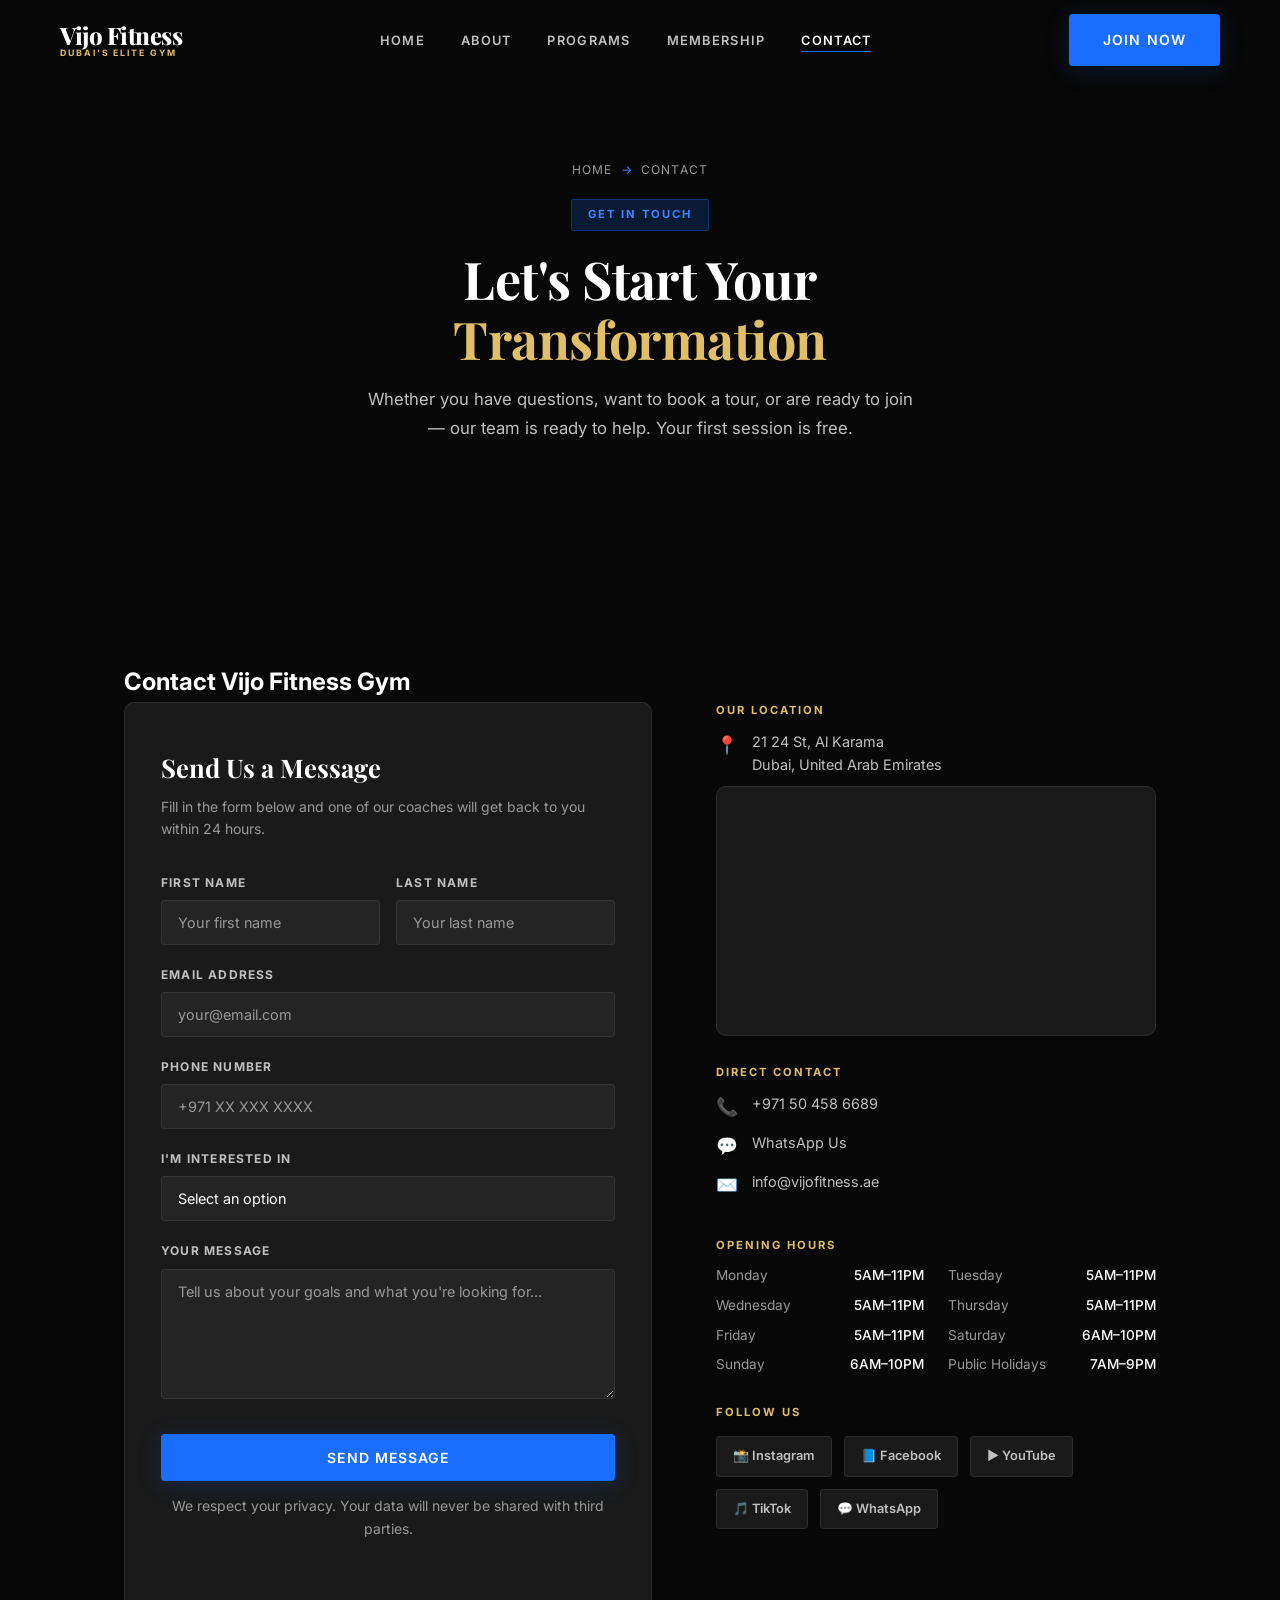
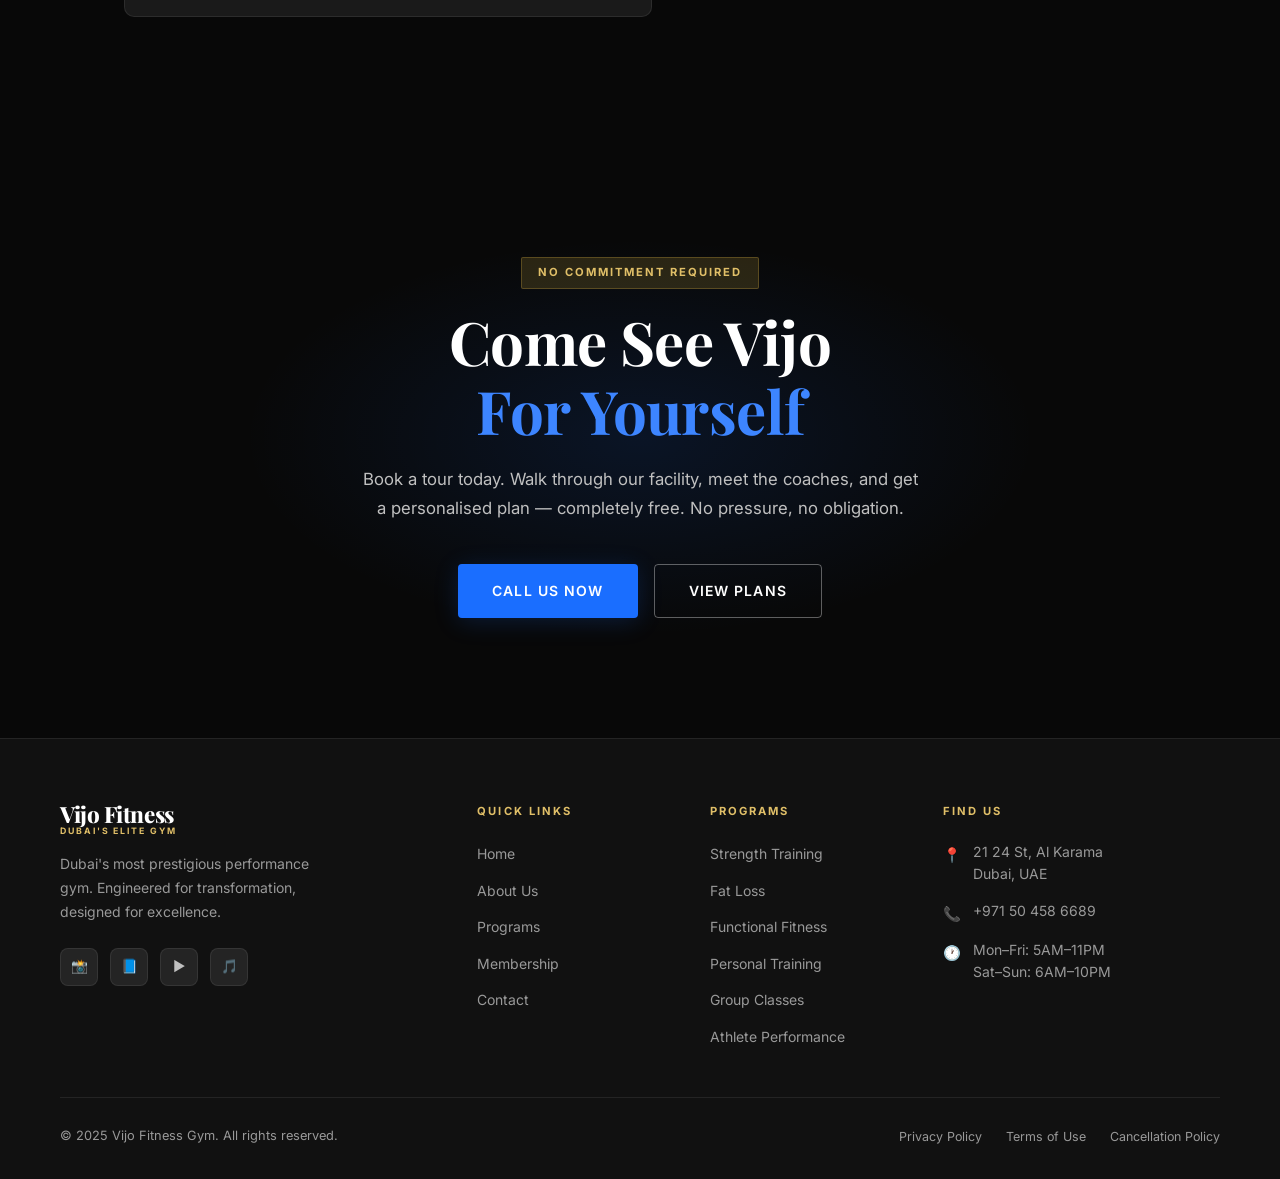
<file: contact (1).html>
<!DOCTYPE html>
<html lang="en">
<head>
  <meta charset="UTF-8" />
  <meta name="viewport" content="width=device-width, initial-scale=1.0" />
  <meta name="description" content="Contact Vijo Fitness Gym — 21 24 St, Al Karama, Dubai. Call +971 50 458 6689. Book a free consultation, enquire about membership, or get directions." />
  <meta property="og:title" content="Contact Vijo Fitness Gym Dubai" />
  <meta property="og:description" content="Get in touch with Vijo Fitness Gym in Al Karama, Dubai. Book your free first session or speak directly with one of our coaches." />
  <meta property="og:type" content="website" />
  <meta name="robots" content="index, follow" />
  <title>Contact Us — Vijo Fitness Gym Dubai</title>
  <link rel="preconnect" href="https://fonts.googleapis.com" />
  <link rel="preconnect" href="https://fonts.gstatic.com" crossorigin />
  <link href="https://fonts.googleapis.com/css2?family=Inter:wght@300;400;500;600;700&family=Playfair+Display:ital,wght@0,400;0,600;0,700;0,800;1,400;1,700&display=swap" rel="stylesheet" />
  <link rel="stylesheet" href="style.css" />
</head>
<body>

  <nav class="navbar" aria-label="Main navigation">
    <div class="navbar-inner">
      <a href="index.html" class="navbar-logo">
        <span class="logo-main">Vijo Fitness</span>
        <span class="logo-sub">Dubai's Elite Gym</span>
      </a>
      <ul class="navbar-nav" role="list">
        <li><a href="index.html">Home</a></li>
        <li><a href="about.html">About</a></li>
        <li><a href="programs.html">Programs</a></li>
        <li><a href="membership.html">Membership</a></li>
        <li><a href="contact.html" class="active">Contact</a></li>
      </ul>
      <div class="navbar-cta">
        <a href="membership.html" class="btn btn-primary">Join Now</a>
      </div>
      <button class="hamburger" aria-label="Toggle menu" aria-expanded="false">
        <span></span><span></span><span></span>
      </button>
    </div>
  </nav>

  <div class="mobile-menu" role="navigation">
    <a href="index.html">Home</a>
    <a href="about.html">About</a>
    <a href="programs.html">Programs</a>
    <a href="membership.html">Membership</a>
    <a href="contact.html">Contact</a>
    <div class="mobile-cta"><a href="membership.html" class="btn btn-primary">Join Now</a></div>
  </div>

  <main>

    <header class="page-hero">
      <div class="page-hero-bg" style="background-image: url('https://images.unsplash.com/photo-1540497077202-7c8a3999166f?w=1920&q=85&fit=crop');"></div>
      <div class="page-hero-overlay"></div>
      <div class="page-hero-content">
        <nav class="breadcrumb" aria-label="Breadcrumb">
          <a href="index.html">Home</a>
          <span class="breadcrumb-sep">→</span>
          <span>Contact</span>
        </nav>
        <div class="label label-blue reveal" style="display:inline-block;">Get in Touch</div>
        <h1 class="section-heading reveal delay-1">
          Let's Start Your<br /><span class="accent-gold">Transformation</span>
        </h1>
        <p class="section-subheading reveal delay-2">
          Whether you have questions, want to book a tour, or are ready to join — our team is ready to help. Your first session is free.
        </p>
      </div>
    </header>

    <section class="section-contact" aria-labelledby="contact-heading">
      <div class="container">
        <h2 class="visually-hidden" id="contact-heading">Contact Vijo Fitness Gym</h2>
        <div class="contact-grid">

          <div>
            <div class="contact-form-wrap reveal">
              <h3>Send Us a Message</h3>
              <p>Fill in the form below and one of our coaches will get back to you within 24 hours.</p>
              <form id="contact-form" novalidate>
                <div class="form-row">
                  <div class="form-group">
                    <label for="first-name">First Name</label>
                    <input type="text" id="first-name" name="first_name" placeholder="Your first name" required />
                  </div>
                  <div class="form-group">
                    <label for="last-name">Last Name</label>
                    <input type="text" id="last-name" name="last_name" placeholder="Your last name" required />
                  </div>
                </div>
                <div class="form-group">
                  <label for="email">Email Address</label>
                  <input type="email" id="email" name="email" placeholder="your@email.com" required />
                </div>
                <div class="form-group">
                  <label for="phone">Phone Number</label>
                  <input type="tel" id="phone" name="phone" placeholder="+971 XX XXX XXXX" />
                </div>
                <div class="form-group">
                  <label for="interest">I'm Interested In</label>
                  <select id="interest" name="interest">
                    <option value="">Select an option</option>
                    <option value="consultation">Free Consultation</option>
                    <option value="membership">Membership Information</option>
                    <option value="personal-training">Personal Training</option>
                    <option value="group-classes">Group Classes</option>
                    <option value="nutrition">Nutrition Coaching</option>
                    <option value="corporate">Corporate Packages</option>
                    <option value="other">Other</option>
                  </select>
                </div>
                <div class="form-group">
                  <label for="message">Your Message</label>
                  <textarea id="message" name="message" placeholder="Tell us about your goals and what you're looking for..."></textarea>
                </div>
                <button type="submit" class="btn btn-primary form-submit">Send Message</button>
                <p class="form-note">We respect your privacy. Your data will never be shared with third parties.</p>
              </form>
              <div class="form-success">
                <div class="form-success-icon">✅</div>
                <h4>Message Received!</h4>
                <p>Thank you for reaching out. One of our coaches will contact you within 24 hours to schedule your free session.</p>
              </div>
            </div>
          </div>

          <div class="contact-info reveal delay-2">
            <div class="contact-info-block">
              <h4>Our Location</h4>
              <div class="contact-info-item">
                <span class="contact-info-icon">📍</span>
                <span>21 24 St, Al Karama<br />Dubai, United Arab Emirates</span>
              </div>
              <div class="map-wrap">
                <iframe
                  src="https://www.google.com/maps/embed?pb=!1m18!1m12!1m3!1d3609.9576063989894!2d55.30443731501636!3d25.23067998391012!2m3!1f0!2f0!3f0!3m2!1i1024!2i768!4f13.1!3m3!1m2!1s0x3e5f5cbc90c1d3ad%3A0x2e3a3a3a3a3a3a3a!2sAl%20Karama%2C%20Dubai!5e0!3m2!1sen!2sae!4v1620000000000!5m2!1sen!2sae"
                  title="Vijo Fitness Gym location map"
                  loading="lazy"
                  referrerpolicy="no-referrer-when-downgrade"
                  allowfullscreen>
                </iframe>
              </div>
            </div>

            <div class="contact-info-block">
              <h4>Direct Contact</h4>
              <div class="contact-info-item">
                <span class="contact-info-icon">📞</span>
                <a href="tel:+971504586689" style="color: inherit;">+971 50 458 6689</a>
              </div>
              <div class="contact-info-item">
                <span class="contact-info-icon">💬</span>
                <a href="https://wa.me/971504586689" style="color: inherit;" target="_blank" rel="noopener">WhatsApp Us</a>
              </div>
              <div class="contact-info-item">
                <span class="contact-info-icon">✉️</span>
                <span>info@vijofitness.ae</span>
              </div>
            </div>

            <div class="contact-info-block">
              <h4>Opening Hours</h4>
              <div class="contact-hours">
                <div class="contact-hours-row">
                  <span class="contact-hours-day">Monday</span>
                  <span class="contact-hours-time">5AM–11PM</span>
                </div>
                <div class="contact-hours-row">
                  <span class="contact-hours-day">Tuesday</span>
                  <span class="contact-hours-time">5AM–11PM</span>
                </div>
                <div class="contact-hours-row">
                  <span class="contact-hours-day">Wednesday</span>
                  <span class="contact-hours-time">5AM–11PM</span>
                </div>
                <div class="contact-hours-row">
                  <span class="contact-hours-day">Thursday</span>
                  <span class="contact-hours-time">5AM–11PM</span>
                </div>
                <div class="contact-hours-row">
                  <span class="contact-hours-day">Friday</span>
                  <span class="contact-hours-time">5AM–11PM</span>
                </div>
                <div class="contact-hours-row">
                  <span class="contact-hours-day">Saturday</span>
                  <span class="contact-hours-time">6AM–10PM</span>
                </div>
                <div class="contact-hours-row">
                  <span class="contact-hours-day">Sunday</span>
                  <span class="contact-hours-time">6AM–10PM</span>
                </div>
                <div class="contact-hours-row">
                  <span class="contact-hours-day">Public Holidays</span>
                  <span class="contact-hours-time">7AM–9PM</span>
                </div>
              </div>
            </div>

            <div class="contact-social">
              <h4>Follow Us</h4>
              <div class="contact-social-links">
                <a href="#" class="contact-social-link" target="_blank" rel="noopener">📸 Instagram</a>
                <a href="#" class="contact-social-link" target="_blank" rel="noopener">📘 Facebook</a>
                <a href="#" class="contact-social-link" target="_blank" rel="noopener">▶️ YouTube</a>
                <a href="#" class="contact-social-link" target="_blank" rel="noopener">🎵 TikTok</a>
                <a href="#" class="contact-social-link" target="_blank" rel="noopener">💬 WhatsApp</a>
              </div>
            </div>
          </div>

        </div>
      </div>
    </section>

    <section class="section-cta" aria-label="Call to action">
      <div class="cta-bg-glow"></div>
      <div class="container">
        <div class="cta-inner">
          <div class="label label-gold reveal" style="display:inline-block;">No Commitment Required</div>
          <h2 class="section-heading reveal delay-1">
            Come See Vijo<br /><span class="accent-blue">For Yourself</span>
          </h2>
          <p class="section-subheading reveal delay-2">
            Book a tour today. Walk through our facility, meet the coaches, and get a personalised plan — completely free. No pressure, no obligation.
          </p>
          <div class="cta-actions reveal delay-3">
            <a href="tel:+971504586689" class="btn btn-primary">Call Us Now</a>
            <a href="membership.html" class="btn btn-outline">View Plans</a>
          </div>
        </div>
      </div>
    </section>

  </main>

  <footer class="footer">
    <div class="footer-inner">
      <div class="footer-grid">
        <div class="footer-brand">
          <a href="index.html" class="navbar-logo">
            <span class="logo-main">Vijo Fitness</span>
            <span class="logo-sub">Dubai's Elite Gym</span>
          </a>
          <p>Dubai's most prestigious performance gym. Engineered for transformation, designed for excellence.</p>
          <div class="footer-socials">
            <a href="#" class="footer-social" aria-label="Instagram">📸</a>
            <a href="#" class="footer-social" aria-label="Facebook">📘</a>
            <a href="#" class="footer-social" aria-label="YouTube">▶️</a>
            <a href="#" class="footer-social" aria-label="TikTok">🎵</a>
          </div>
        </div>
        <div class="footer-col">
          <div class="footer-col-title">Quick Links</div>
          <ul role="list">
            <li><a href="index.html">Home</a></li>
            <li><a href="about.html">About Us</a></li>
            <li><a href="programs.html">Programs</a></li>
            <li><a href="membership.html">Membership</a></li>
            <li><a href="contact.html">Contact</a></li>
          </ul>
        </div>
        <div class="footer-col">
          <div class="footer-col-title">Programs</div>
          <ul role="list">
            <li><a href="programs.html">Strength Training</a></li>
            <li><a href="programs.html">Fat Loss</a></li>
            <li><a href="programs.html">Functional Fitness</a></li>
            <li><a href="programs.html">Personal Training</a></li>
            <li><a href="programs.html">Group Classes</a></li>
            <li><a href="programs.html">Athlete Performance</a></li>
          </ul>
        </div>
        <div class="footer-col">
          <div class="footer-col-title">Find Us</div>
          <div class="footer-contact-item">
            <span class="footer-contact-icon">📍</span>
            <span class="footer-contact-text">21 24 St, Al Karama<br />Dubai, UAE</span>
          </div>
          <div class="footer-contact-item">
            <span class="footer-contact-icon">📞</span>
            <span class="footer-contact-text">+971 50 458 6689</span>
          </div>
          <div class="footer-contact-item">
            <span class="footer-contact-icon">🕐</span>
            <span class="footer-contact-text">Mon–Fri: 5AM–11PM<br />Sat–Sun: 6AM–10PM</span>
          </div>
        </div>
      </div>
      <div class="footer-bottom">
        <p class="footer-copy">© 2025 Vijo Fitness Gym. All rights reserved.</p>
        <nav class="footer-bottom-links" aria-label="Footer legal links">
          <a href="#">Privacy Policy</a>
          <a href="#">Terms of Use</a>
          <a href="#">Cancellation Policy</a>
        </nav>
      </div>
    </div>
  </footer>

  <script src="script.js"></script>
</body>
</html>
</file>
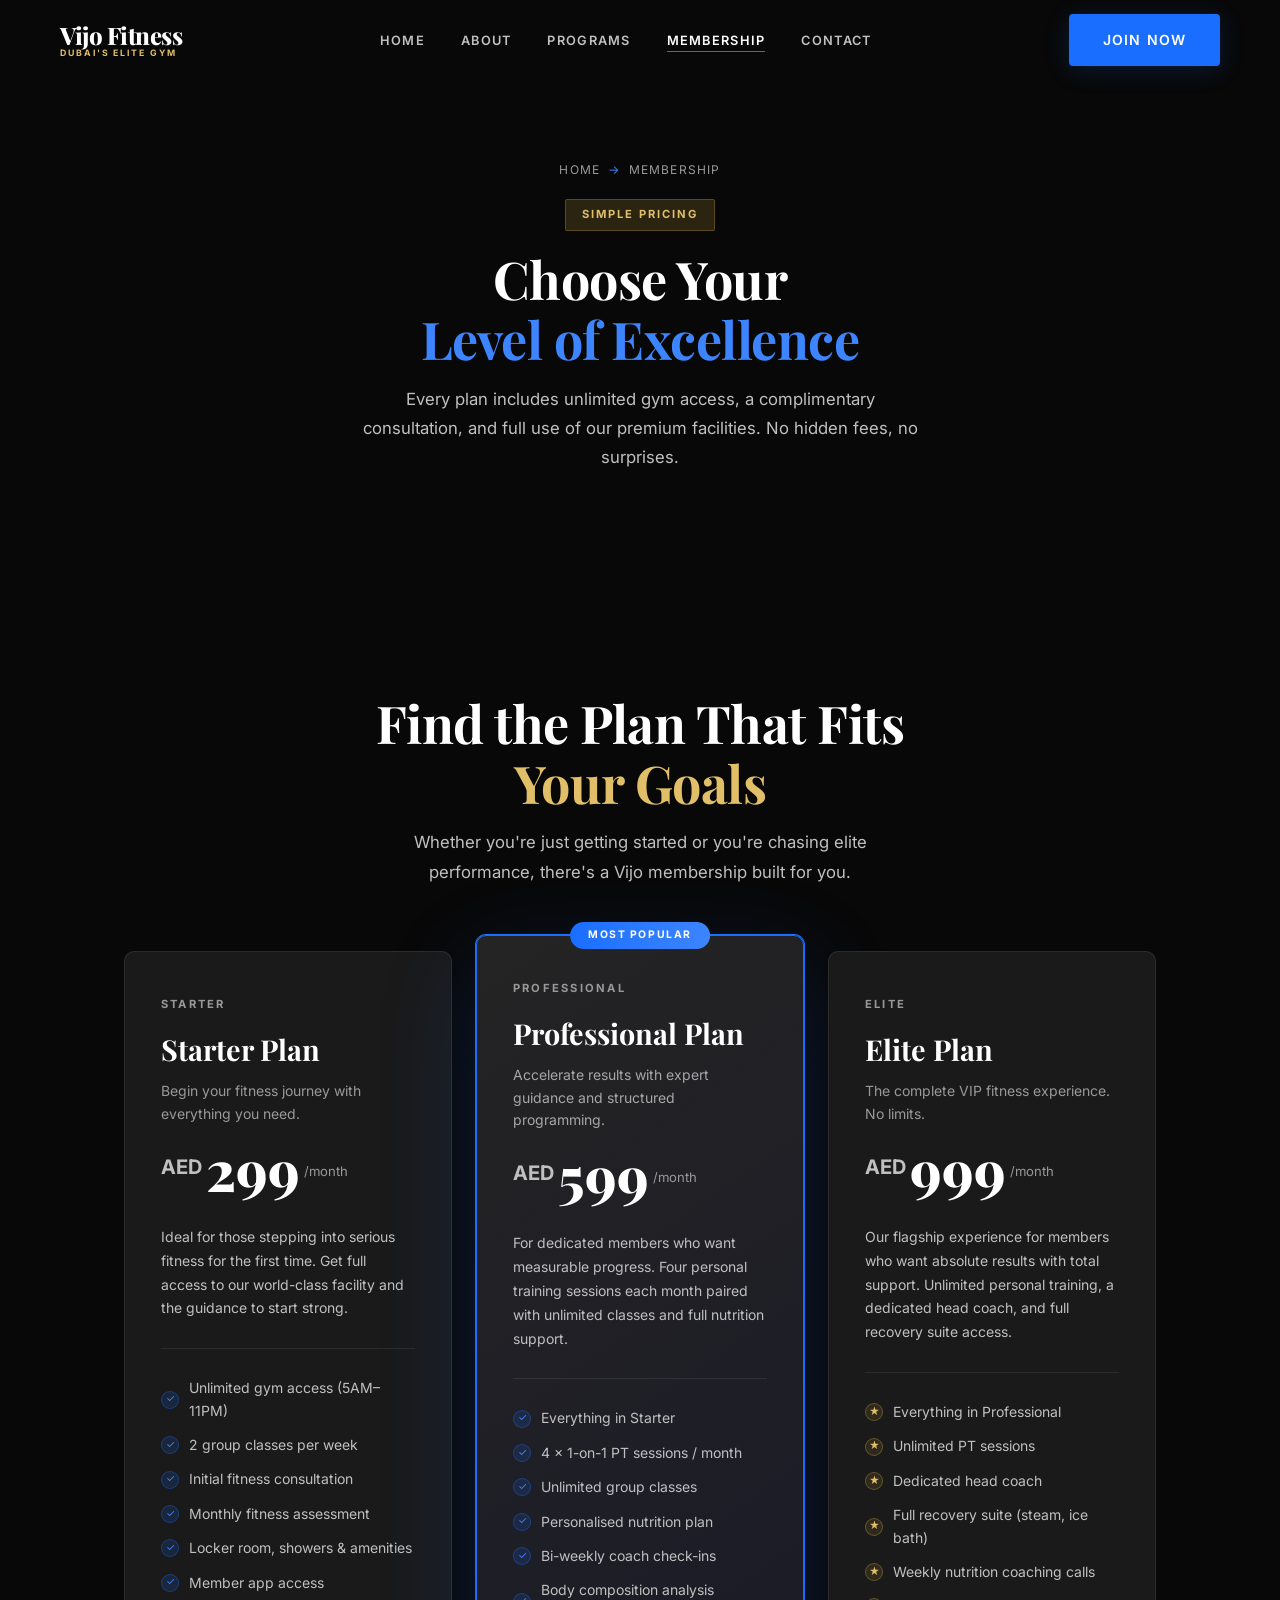
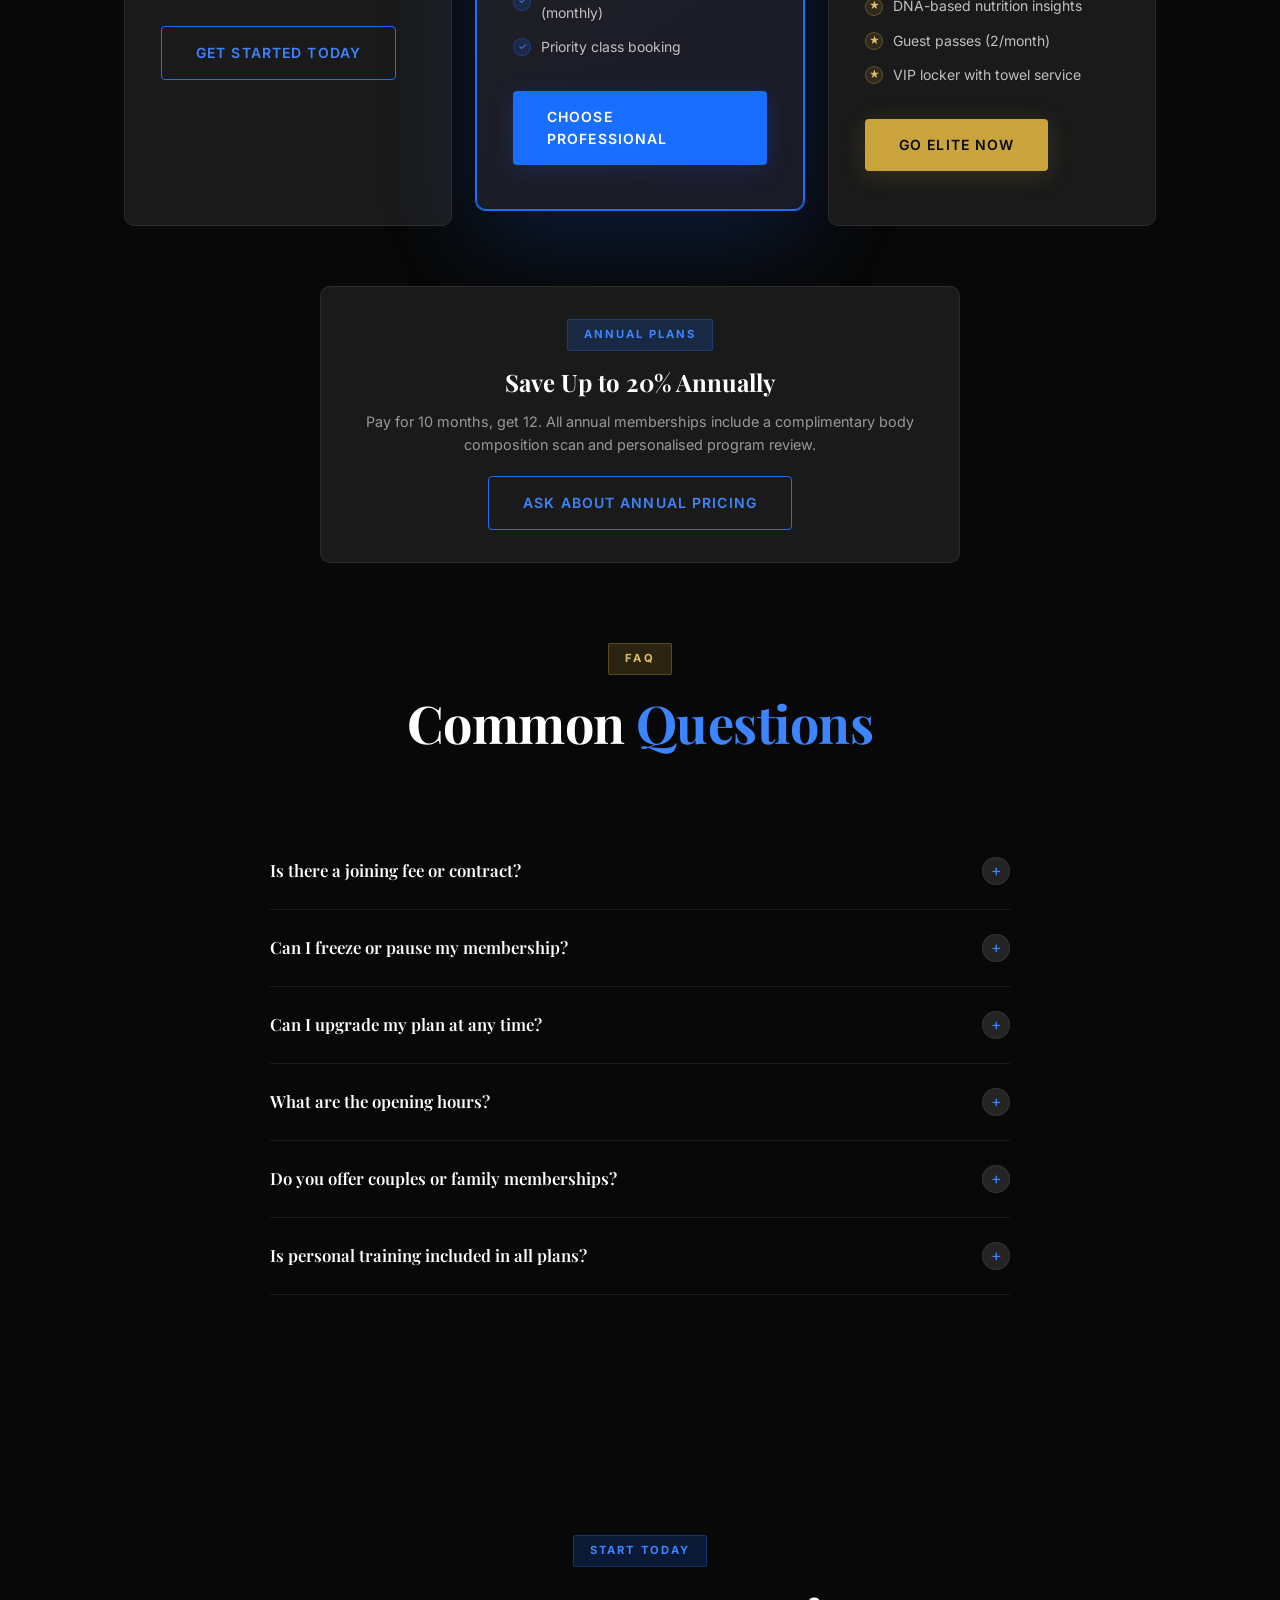
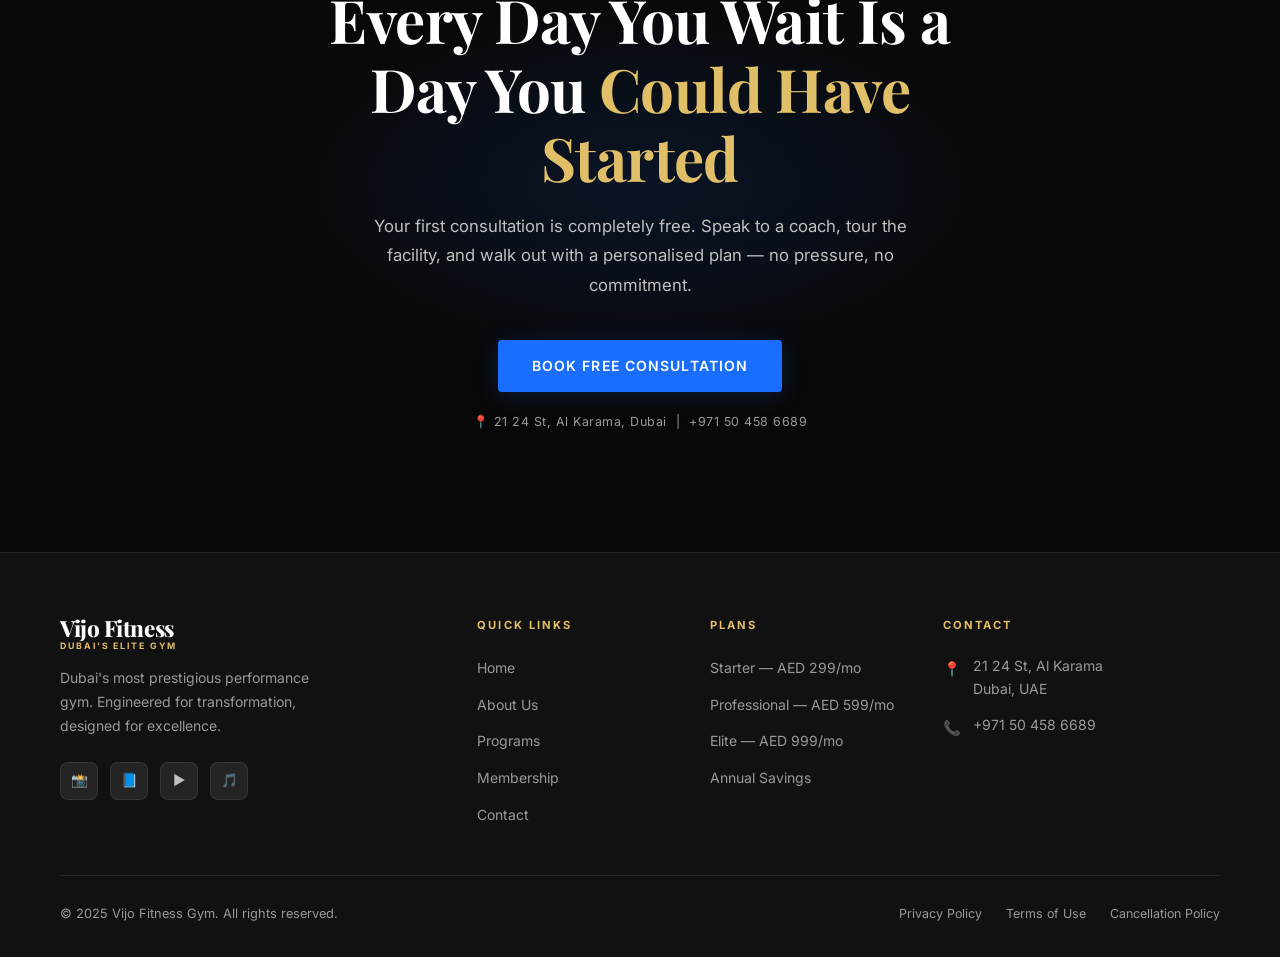
<file: membership.html>
<!DOCTYPE html>
<html lang="en">
<head>
  <meta charset="UTF-8" />
  <meta name="viewport" content="width=device-width, initial-scale=1.0" />
  <meta name="description" content="Vijo Fitness Gym Membership Plans — Starter AED 299/mo, Professional AED 599/mo, Elite AED 999/mo. No hidden fees. Dubai's most transparent premium gym membership." />
  <meta property="og:title" content="Membership Plans — Vijo Fitness Gym Dubai" />
  <meta property="og:description" content="Three premium membership plans designed for every stage of your fitness journey. Transparent pricing, no contracts required." />
  <meta property="og:type" content="website" />
  <meta name="robots" content="index, follow" />
  <title>Membership Plans — Vijo Fitness Gym Dubai</title>
  <link rel="preconnect" href="https://fonts.googleapis.com" />
  <link rel="preconnect" href="https://fonts.gstatic.com" crossorigin />
  <link href="https://fonts.googleapis.com/css2?family=Inter:wght@300;400;500;600;700&family=Playfair+Display:ital,wght@0,400;0,600;0,700;0,800;1,400;1,700&display=swap" rel="stylesheet" />
  <link rel="stylesheet" href="style.css" />
</head>
<body>

  <nav class="navbar" aria-label="Main navigation">
    <div class="navbar-inner">
      <a href="index.html" class="navbar-logo">
        <span class="logo-main">Vijo Fitness</span>
        <span class="logo-sub">Dubai's Elite Gym</span>
      </a>
      <ul class="navbar-nav" role="list">
        <li><a href="index.html">Home</a></li>
        <li><a href="about.html">About</a></li>
        <li><a href="programs.html">Programs</a></li>
        <li><a href="membership.html" class="active">Membership</a></li>
        <li><a href="contact.html">Contact</a></li>
      </ul>
      <div class="navbar-cta">
        <a href="contact.html" class="btn btn-primary">Join Now</a>
      </div>
      <button class="hamburger" aria-label="Toggle menu" aria-expanded="false">
        <span></span><span></span><span></span>
      </button>
    </div>
  </nav>

  <div class="mobile-menu" role="navigation">
    <a href="index.html">Home</a>
    <a href="about.html">About</a>
    <a href="programs.html">Programs</a>
    <a href="membership.html">Membership</a>
    <a href="contact.html">Contact</a>
    <div class="mobile-cta"><a href="contact.html" class="btn btn-primary">Join Now</a></div>
  </div>

  <main>

    <header class="page-hero">
      <div class="page-hero-bg" style="background-image: url('https://images.unsplash.com/photo-1558618666-fcd25c85cd64?w=1920&q=85&fit=crop');"></div>
      <div class="page-hero-overlay"></div>
      <div class="page-hero-content">
        <nav class="breadcrumb" aria-label="Breadcrumb">
          <a href="index.html">Home</a>
          <span class="breadcrumb-sep">→</span>
          <span>Membership</span>
        </nav>
        <div class="label label-gold reveal" style="display:inline-block;">Simple Pricing</div>
        <h1 class="section-heading reveal delay-1">
          Choose Your<br /><span class="accent-blue">Level of Excellence</span>
        </h1>
        <p class="section-subheading reveal delay-2">
          Every plan includes unlimited gym access, a complimentary consultation, and full use of our premium facilities. No hidden fees, no surprises.
        </p>
      </div>
    </header>

    <section class="section-membership-full" aria-labelledby="plans-heading">
      <div class="container">
        <div class="membership-intro reveal">
          <h2 class="section-heading" id="plans-heading">
            Find the Plan That Fits <span class="accent-gold">Your Goals</span>
          </h2>
          <p class="section-subheading" style="margin: 16px auto 0;">
            Whether you're just getting started or you're chasing elite performance, there's a Vijo membership built for you.
          </p>
        </div>

        <div class="pricing-grid-full">
          <article class="pricing-card-full reveal">
            <div class="pricing-plan">Starter</div>
            <h3 style="font-family: var(--font-heading); font-size: 1.8rem; font-weight: 700; margin-bottom: 8px;">Starter Plan</h3>
            <p style="font-size: 0.875rem; color: var(--grey); margin-bottom: 0;">Begin your fitness journey with everything you need.</p>
            <div class="pricing-price">
              <span class="pricing-currency">AED</span>
              <span class="pricing-amount">299</span>
              <span class="pricing-period">/month</span>
            </div>
            <p class="pricing-desc">Ideal for those stepping into serious fitness for the first time. Get full access to our world-class facility and the guidance to start strong.</p>
            <ul class="pricing-features">
              <li class="pricing-feature"><span class="pricing-feature-check">✓</span>Unlimited gym access (5AM–11PM)</li>
              <li class="pricing-feature"><span class="pricing-feature-check">✓</span>2 group classes per week</li>
              <li class="pricing-feature"><span class="pricing-feature-check">✓</span>Initial fitness consultation</li>
              <li class="pricing-feature"><span class="pricing-feature-check">✓</span>Monthly fitness assessment</li>
              <li class="pricing-feature"><span class="pricing-feature-check">✓</span>Locker room, showers &amp; amenities</li>
              <li class="pricing-feature"><span class="pricing-feature-check">✓</span>Member app access</li>
            </ul>
            <a href="contact.html" class="btn btn-outline-blue">Get Started Today</a>
          </article>

          <article class="pricing-card-full featured reveal delay-2">
            <div class="pricing-badge">Most Popular</div>
            <div class="pricing-plan">Professional</div>
            <h3 style="font-family: var(--font-heading); font-size: 1.8rem; font-weight: 700; margin-bottom: 8px; color: #fff;">Professional Plan</h3>
            <p style="font-size: 0.875rem; color: rgba(255,255,255,0.6); margin-bottom: 0;">Accelerate results with expert guidance and structured programming.</p>
            <div class="pricing-price">
              <span class="pricing-currency">AED</span>
              <span class="pricing-amount">599</span>
              <span class="pricing-period">/month</span>
            </div>
            <p class="pricing-desc">For dedicated members who want measurable progress. Four personal training sessions each month paired with unlimited classes and full nutrition support.</p>
            <ul class="pricing-features">
              <li class="pricing-feature"><span class="pricing-feature-check">✓</span>Everything in Starter</li>
              <li class="pricing-feature"><span class="pricing-feature-check">✓</span>4 x 1-on-1 PT sessions / month</li>
              <li class="pricing-feature"><span class="pricing-feature-check">✓</span>Unlimited group classes</li>
              <li class="pricing-feature"><span class="pricing-feature-check">✓</span>Personalised nutrition plan</li>
              <li class="pricing-feature"><span class="pricing-feature-check">✓</span>Bi-weekly coach check-ins</li>
              <li class="pricing-feature"><span class="pricing-feature-check">✓</span>Body composition analysis (monthly)</li>
              <li class="pricing-feature"><span class="pricing-feature-check">✓</span>Priority class booking</li>
            </ul>
            <a href="contact.html" class="btn btn-primary">Choose Professional</a>
          </article>

          <article class="pricing-card-full reveal delay-4">
            <div class="pricing-plan">Elite</div>
            <h3 style="font-family: var(--font-heading); font-size: 1.8rem; font-weight: 700; margin-bottom: 8px;">Elite Plan</h3>
            <p style="font-size: 0.875rem; color: var(--grey); margin-bottom: 0;">The complete VIP fitness experience. No limits.</p>
            <div class="pricing-price">
              <span class="pricing-currency">AED</span>
              <span class="pricing-amount">999</span>
              <span class="pricing-period">/month</span>
            </div>
            <p class="pricing-desc">Our flagship experience for members who want absolute results with total support. Unlimited personal training, a dedicated head coach, and full recovery suite access.</p>
            <ul class="pricing-features">
              <li class="pricing-feature"><span class="pricing-feature-check gold">★</span>Everything in Professional</li>
              <li class="pricing-feature"><span class="pricing-feature-check gold">★</span>Unlimited PT sessions</li>
              <li class="pricing-feature"><span class="pricing-feature-check gold">★</span>Dedicated head coach</li>
              <li class="pricing-feature"><span class="pricing-feature-check gold">★</span>Full recovery suite (steam, ice bath)</li>
              <li class="pricing-feature"><span class="pricing-feature-check gold">★</span>Weekly nutrition coaching calls</li>
              <li class="pricing-feature"><span class="pricing-feature-check gold">★</span>DNA-based nutrition insights</li>
              <li class="pricing-feature"><span class="pricing-feature-check gold">★</span>Guest passes (2/month)</li>
              <li class="pricing-feature"><span class="pricing-feature-check gold">★</span>VIP locker with towel service</li>
            </ul>
            <a href="contact.html" class="btn btn-gold">Go Elite Now</a>
          </article>
        </div>

        <div style="text-align: center; padding: 32px; background: var(--charcoal); border: 1px solid var(--border); border-radius: var(--radius-lg); max-width: 640px; margin: 0 auto 80px;" class="reveal">
          <div class="label label-blue" style="display:inline-block; margin-bottom: 12px;">Annual Plans</div>
          <h3 style="font-family: var(--font-heading); font-size: 1.5rem; margin-bottom: 8px;">Save Up to 20% Annually</h3>
          <p style="color: var(--grey); font-size: 0.9rem; margin-bottom: 20px;">Pay for 10 months, get 12. All annual memberships include a complimentary body composition scan and personalised program review.</p>
          <a href="contact.html" class="btn btn-outline-blue">Ask About Annual Pricing</a>
        </div>

        <div class="membership-faqs">
          <div class="section-header center">
            <div class="label label-gold reveal" style="display:inline-block;">FAQ</div>
            <h2 class="section-heading reveal delay-1">Common <span class="accent-blue">Questions</span></h2>
          </div>
          <div class="faq-item reveal">
            <div class="faq-question" role="button" tabindex="0" aria-expanded="false">
              <h4>Is there a joining fee or contract?</h4>
              <span class="faq-icon" aria-hidden="true">+</span>
            </div>
            <div class="faq-answer">There is a one-time AED 150 registration fee for all new members. All plans are month-to-month with no lock-in contract. Cancel anytime with 30 days notice. Annual plans are paid upfront and are non-refundable after the 14-day grace period.</div>
          </div>
          <div class="faq-item reveal">
            <div class="faq-question" role="button" tabindex="0" aria-expanded="false">
              <h4>Can I freeze or pause my membership?</h4>
              <span class="faq-icon" aria-hidden="true">+</span>
            </div>
            <div class="faq-answer">Yes. All members can freeze their membership for up to 60 days per year (consecutive or split across the year). Freeze requests must be submitted 7 days in advance. Freezing is free for medical reasons with documentation and costs AED 50/month for other reasons.</div>
          </div>
          <div class="faq-item reveal">
            <div class="faq-question" role="button" tabindex="0" aria-expanded="false">
              <h4>Can I upgrade my plan at any time?</h4>
              <span class="faq-icon" aria-hidden="true">+</span>
            </div>
            <div class="faq-answer">Absolutely. You can upgrade your plan at any point during your membership cycle and the difference will be prorated. Downgrading takes effect at the start of the next billing cycle. Speak to our front desk team or contact us via WhatsApp to make changes.</div>
          </div>
          <div class="faq-item reveal">
            <div class="faq-question" role="button" tabindex="0" aria-expanded="false">
              <h4>What are the opening hours?</h4>
              <span class="faq-icon" aria-hidden="true">+</span>
            </div>
            <div class="faq-answer">Monday to Friday: 5:00AM – 11:00PM. Saturday and Sunday: 6:00AM – 10:00PM. Public holidays: 7:00AM – 9:00PM. We maintain reduced hours on certain UAE national holidays — check our social media or contact us for updates.</div>
          </div>
          <div class="faq-item reveal">
            <div class="faq-question" role="button" tabindex="0" aria-expanded="false">
              <h4>Do you offer couples or family memberships?</h4>
              <span class="faq-icon" aria-hidden="true">+</span>
            </div>
            <div class="faq-answer">Yes. We offer a 10% discount on a second membership when two people join together at any tier. For family plans (3+ members), please contact us directly as we create custom packages to suit each family's needs and budget.</div>
          </div>
          <div class="faq-item reveal">
            <div class="faq-question" role="button" tabindex="0" aria-expanded="false">
              <h4>Is personal training included in all plans?</h4>
              <span class="faq-icon" aria-hidden="true">+</span>
            </div>
            <div class="faq-answer">The Starter plan includes a complimentary one-time consultation session but does not include ongoing PT sessions. The Professional plan includes 4 sessions per month. The Elite plan includes unlimited personal training sessions with a dedicated head coach. Additional PT sessions can be purchased on the Starter plan at AED 180 per session.</div>
          </div>
        </div>
      </div>
    </section>

    <section class="section-cta" aria-label="Call to action">
      <div class="cta-bg-glow"></div>
      <div class="container">
        <div class="cta-inner">
          <div class="label label-blue reveal" style="display:inline-block;">Start Today</div>
          <h2 class="section-heading reveal delay-1">
            Every Day You Wait Is a Day You <span class="accent-gold">Could Have Started</span>
          </h2>
          <p class="section-subheading reveal delay-2">
            Your first consultation is completely free. Speak to a coach, tour the facility, and walk out with a personalised plan — no pressure, no commitment.
          </p>
          <div class="cta-actions reveal delay-3">
            <a href="contact.html" class="btn btn-primary">Book Free Consultation</a>
          </div>
          <p class="cta-note reveal delay-4">📍 21 24 St, Al Karama, Dubai &nbsp;|&nbsp; +971 50 458 6689</p>
        </div>
      </div>
    </section>

  </main>

  <footer class="footer">
    <div class="footer-inner">
      <div class="footer-grid">
        <div class="footer-brand">
          <a href="index.html" class="navbar-logo">
            <span class="logo-main">Vijo Fitness</span>
            <span class="logo-sub">Dubai's Elite Gym</span>
          </a>
          <p>Dubai's most prestigious performance gym. Engineered for transformation, designed for excellence.</p>
          <div class="footer-socials">
            <a href="#" class="footer-social" aria-label="Instagram">📸</a>
            <a href="#" class="footer-social" aria-label="Facebook">📘</a>
            <a href="#" class="footer-social" aria-label="YouTube">▶️</a>
            <a href="#" class="footer-social" aria-label="TikTok">🎵</a>
          </div>
        </div>
        <div class="footer-col">
          <div class="footer-col-title">Quick Links</div>
          <ul role="list">
            <li><a href="index.html">Home</a></li>
            <li><a href="about.html">About Us</a></li>
            <li><a href="programs.html">Programs</a></li>
            <li><a href="membership.html">Membership</a></li>
            <li><a href="contact.html">Contact</a></li>
          </ul>
        </div>
        <div class="footer-col">
          <div class="footer-col-title">Plans</div>
          <ul role="list">
            <li><a href="membership.html">Starter — AED 299/mo</a></li>
            <li><a href="membership.html">Professional — AED 599/mo</a></li>
            <li><a href="membership.html">Elite — AED 999/mo</a></li>
            <li><a href="membership.html">Annual Savings</a></li>
          </ul>
        </div>
        <div class="footer-col">
          <div class="footer-col-title">Contact</div>
          <div class="footer-contact-item">
            <span class="footer-contact-icon">📍</span>
            <span class="footer-contact-text">21 24 St, Al Karama<br />Dubai, UAE</span>
          </div>
          <div class="footer-contact-item">
            <span class="footer-contact-icon">📞</span>
            <span class="footer-contact-text">+971 50 458 6689</span>
          </div>
        </div>
      </div>
      <div class="footer-bottom">
        <p class="footer-copy">© 2025 Vijo Fitness Gym. All rights reserved.</p>
        <nav class="footer-bottom-links" aria-label="Footer legal links">
          <a href="#">Privacy Policy</a>
          <a href="#">Terms of Use</a>
          <a href="#">Cancellation Policy</a>
        </nav>
      </div>
    </div>
  </footer>

  <script src="script.js"></script>
</body>
</html>
</file>
<file: style.css>
@import url('https://fonts.googleapis.com/css2?family=Inter:wght@300;400;500;600;700&family=Playfair+Display:ital,wght@0,400;0,600;0,700;0,800;1,400;1,700&display=swap');

*, *::before, *::after {
  box-sizing: border-box;
  margin: 0;
  padding: 0;
}

:root {
  --black: #080808;
  --charcoal-deep: #111111;
  --charcoal: #1a1a1a;
  --charcoal-light: #242424;
  --charcoal-mid: #2e2e2e;
  --border: rgba(255,255,255,0.08);
  --blue: #1a6eff;
  --blue-bright: #3d85ff;
  --blue-glow: rgba(26,110,255,0.18);
  --gold: #c9a43c;
  --gold-light: #e0bf68;
  --gold-glow: rgba(201,164,60,0.18);
  --white: #ffffff;
  --off-white: #f0f0f0;
  --grey: #999999;
  --grey-light: #c0c0c0;
  --font-heading: 'Playfair Display', Georgia, serif;
  --font-body: 'Inter', -apple-system, BlinkMacSystemFont, sans-serif;
  --radius: 4px;
  --radius-lg: 10px;
  --transition: 0.35s cubic-bezier(0.4, 0, 0.2, 1);
  --max-width: 1200px;
  --section-pad: clamp(72px, 10vw, 120px) clamp(20px, 5vw, 80px);
}

html {
  scroll-behavior: smooth;
  font-size: 16px;
}

body {
  background: var(--black);
  color: var(--white);
  font-family: var(--font-body);
  font-weight: 400;
  line-height: 1.6;
  -webkit-font-smoothing: antialiased;
  overflow-x: hidden;
}

img {
  max-width: 100%;
  height: auto;
  display: block;
}

a {
  text-decoration: none;
  color: inherit;
  transition: color var(--transition);
}

ul { list-style: none; }

.container {
  max-width: var(--max-width);
  margin: 0 auto;
  padding: 0 clamp(20px, 5vw, 60px);
}

/* ─── ANIMATIONS ─── */
@keyframes fadeUp {
  from { opacity: 0; transform: translateY(40px); }
  to   { opacity: 1; transform: translateY(0); }
}
@keyframes fadeIn {
  from { opacity: 0; }
  to   { opacity: 1; }
}
@keyframes scaleIn {
  from { opacity: 0; transform: scale(0.92); }
  to   { opacity: 1; transform: scale(1); }
}
@keyframes shimmer {
  0%   { background-position: -200% center; }
  100% { background-position: 200% center; }
}
@keyframes pulse-border {
  0%, 100% { box-shadow: 0 0 0 0 var(--blue-glow); }
  50%       { box-shadow: 0 0 0 8px transparent; }
}

.reveal {
  opacity: 0;
  transform: translateY(36px);
  transition: opacity 0.7s ease, transform 0.7s ease;
}
.reveal.visible {
  opacity: 1;
  transform: translateY(0);
}
.reveal-scale {
  opacity: 0;
  transform: scale(0.94);
  transition: opacity 0.6s ease, transform 0.6s ease;
}
.reveal-scale.visible {
  opacity: 1;
  transform: scale(1);
}
.reveal-fade {
  opacity: 0;
  transition: opacity 0.8s ease;
}
.reveal-fade.visible {
  opacity: 1;
}

.delay-1 { transition-delay: 0.1s; }
.delay-2 { transition-delay: 0.2s; }
.delay-3 { transition-delay: 0.3s; }
.delay-4 { transition-delay: 0.4s; }
.delay-5 { transition-delay: 0.5s; }
.delay-6 { transition-delay: 0.6s; }

/* ─── BUTTONS ─── */
.btn {
  display: inline-flex;
  align-items: center;
  gap: 8px;
  padding: 15px 34px;
  font-family: var(--font-body);
  font-size: 0.875rem;
  font-weight: 600;
  letter-spacing: 0.08em;
  text-transform: uppercase;
  border: none;
  cursor: pointer;
  border-radius: var(--radius);
  transition: all var(--transition);
  position: relative;
  overflow: hidden;
}
.btn::after {
  content: '';
  position: absolute;
  inset: 0;
  background: rgba(255,255,255,0.07);
  opacity: 0;
  transition: opacity 0.25s;
}
.btn:hover::after { opacity: 1; }

.btn-primary {
  background: var(--blue);
  color: var(--white);
  box-shadow: 0 4px 24px var(--blue-glow);
}
.btn-primary:hover {
  background: var(--blue-bright);
  box-shadow: 0 8px 32px rgba(26,110,255,0.4);
  transform: translateY(-2px);
}

.btn-gold {
  background: var(--gold);
  color: var(--black);
  box-shadow: 0 4px 24px var(--gold-glow);
}
.btn-gold:hover {
  background: var(--gold-light);
  box-shadow: 0 8px 32px rgba(201,164,60,0.4);
  transform: translateY(-2px);
}

.btn-outline {
  background: transparent;
  color: var(--white);
  border: 1.5px solid rgba(255,255,255,0.35);
}
.btn-outline:hover {
  border-color: var(--white);
  background: rgba(255,255,255,0.06);
  transform: translateY(-2px);
}

.btn-outline-blue {
  background: transparent;
  color: var(--blue-bright);
  border: 1.5px solid var(--blue);
}
.btn-outline-blue:hover {
  background: var(--blue-glow);
  transform: translateY(-2px);
}

/* ─── LABELS / TAGS ─── */
.label {
  display: inline-block;
  font-size: 0.7rem;
  font-weight: 700;
  letter-spacing: 0.18em;
  text-transform: uppercase;
  padding: 6px 16px;
  border-radius: 2px;
  margin-bottom: 18px;
}
.label-blue {
  color: var(--blue-bright);
  background: var(--blue-glow);
  border: 1px solid rgba(26,110,255,0.3);
}
.label-gold {
  color: var(--gold-light);
  background: var(--gold-glow);
  border: 1px solid rgba(201,164,60,0.3);
}

/* ─── SECTION HEADINGS ─── */
.section-heading {
  font-family: var(--font-heading);
  font-size: clamp(2rem, 5vw, 3.25rem);
  font-weight: 700;
  line-height: 1.15;
  letter-spacing: -0.01em;
  color: var(--white);
}
.section-subheading {
  font-size: 1.05rem;
  color: var(--grey-light);
  max-width: 560px;
  line-height: 1.75;
  margin-top: 16px;
}
.section-header {
  margin-bottom: clamp(48px, 7vw, 80px);
}
.section-header.center {
  text-align: center;
}
.section-header.center .section-subheading {
  margin: 16px auto 0;
}

.accent-blue { color: var(--blue-bright); }
.accent-gold { color: var(--gold-light); }

/* ─── NAVBAR ─── */
.navbar {
  position: fixed;
  top: 0;
  left: 0;
  right: 0;
  z-index: 1000;
  padding: 0 clamp(20px, 5vw, 60px);
  transition: all 0.4s ease;
}
.navbar-inner {
  max-width: var(--max-width);
  margin: 0 auto;
  display: flex;
  align-items: center;
  justify-content: space-between;
  height: 80px;
}
.navbar.scrolled {
  background: rgba(8,8,8,0.96);
  backdrop-filter: blur(20px);
  border-bottom: 1px solid var(--border);
}
.navbar-logo {
  display: flex;
  flex-direction: column;
  line-height: 1;
}
.logo-main {
  font-family: var(--font-heading);
  font-size: 1.5rem;
  font-weight: 800;
  color: var(--white);
  letter-spacing: -0.02em;
}
.logo-sub {
  font-size: 0.55rem;
  font-weight: 700;
  letter-spacing: 0.22em;
  text-transform: uppercase;
  color: var(--gold-light);
  margin-top: 2px;
}
.navbar-nav {
  display: flex;
  align-items: center;
  gap: 36px;
}
.navbar-nav a {
  font-size: 0.8rem;
  font-weight: 600;
  letter-spacing: 0.1em;
  text-transform: uppercase;
  color: var(--grey-light);
  transition: color var(--transition);
  position: relative;
}
.navbar-nav a::after {
  content: '';
  position: absolute;
  bottom: -4px;
  left: 0;
  width: 0;
  height: 1.5px;
  background: var(--blue);
  transition: width var(--transition);
}
.navbar-nav a:hover,
.navbar-nav a.active {
  color: var(--white);
}
.navbar-nav a:hover::after,
.navbar-nav a.active::after {
  width: 100%;
}
.navbar-cta {
  display: flex;
  align-items: center;
  gap: 16px;
}
.hamburger {
  display: none;
  flex-direction: column;
  gap: 5px;
  cursor: pointer;
  padding: 4px;
  background: none;
  border: none;
}
.hamburger span {
  display: block;
  width: 26px;
  height: 2px;
  background: var(--white);
  border-radius: 2px;
  transition: all 0.35s ease;
}
.hamburger.open span:nth-child(1) {
  transform: rotate(45deg) translate(5px, 5px);
}
.hamburger.open span:nth-child(2) {
  opacity: 0;
}
.hamburger.open span:nth-child(3) {
  transform: rotate(-45deg) translate(5px, -5px);
}
.mobile-menu {
  display: none;
  position: fixed;
  inset: 0;
  background: rgba(8,8,8,0.98);
  backdrop-filter: blur(20px);
  z-index: 999;
  flex-direction: column;
  align-items: center;
  justify-content: center;
  gap: 36px;
}
.mobile-menu.open {
  display: flex;
}
.mobile-menu a {
  font-family: var(--font-heading);
  font-size: 2.25rem;
  font-weight: 700;
  color: var(--white);
  letter-spacing: -0.01em;
  transition: color var(--transition);
}
.mobile-menu a:hover { color: var(--blue-bright); }
.mobile-menu .mobile-cta {
  margin-top: 16px;
}

/* ─── HERO ─── */
.hero {
  position: relative;
  height: 100vh;
  min-height: 680px;
  display: flex;
  align-items: center;
  overflow: hidden;
}
.hero-bg {
  position: absolute;
  inset: 0;
  background-image: url('https://images.unsplash.com/photo-1534438327276-14e5300c3a48?w=1920&q=90&fit=crop');
  background-size: cover;
  background-position: center;
  transform: scale(1.04);
  animation: subtleZoom 14s ease-in-out infinite alternate;
}
@keyframes subtleZoom {
  from { transform: scale(1.04); }
  to   { transform: scale(1.0); }
}
.hero-overlay {
  position: absolute;
  inset: 0;
  background: linear-gradient(
    105deg,
    rgba(8,8,8,0.88) 0%,
    rgba(8,8,8,0.65) 55%,
    rgba(8,8,8,0.35) 100%
  );
}
.hero-overlay-bottom {
  position: absolute;
  bottom: 0;
  left: 0;
  right: 0;
  height: 200px;
  background: linear-gradient(to top, var(--black), transparent);
}
.hero-content {
  position: relative;
  z-index: 2;
  max-width: var(--max-width);
  margin: 0 auto;
  padding: 0 clamp(20px, 5vw, 60px);
  padding-top: 80px;
}
.hero-eyebrow {
  display: flex;
  align-items: center;
  gap: 14px;
  margin-bottom: 28px;
  animation: fadeUp 0.9s ease forwards;
}
.hero-eyebrow-line {
  width: 40px;
  height: 1.5px;
  background: var(--gold);
}
.hero-eyebrow-text {
  font-size: 0.72rem;
  font-weight: 700;
  letter-spacing: 0.25em;
  text-transform: uppercase;
  color: var(--gold-light);
}
.hero-title {
  font-family: var(--font-heading);
  font-size: clamp(2.8rem, 7vw, 5.5rem);
  font-weight: 800;
  line-height: 1.07;
  letter-spacing: -0.02em;
  color: var(--white);
  max-width: 760px;
  animation: fadeUp 0.9s 0.15s ease both;
}
.hero-title span {
  background: linear-gradient(135deg, var(--blue-bright) 0%, var(--gold) 100%);
  -webkit-background-clip: text;
  -webkit-text-fill-color: transparent;
  background-clip: text;
}
.hero-desc {
  font-size: clamp(1rem, 1.5vw, 1.175rem);
  color: rgba(255,255,255,0.75);
  max-width: 480px;
  line-height: 1.8;
  margin: 24px 0 40px;
  animation: fadeUp 0.9s 0.3s ease both;
}
.hero-actions {
  display: flex;
  gap: 16px;
  flex-wrap: wrap;
  animation: fadeUp 0.9s 0.45s ease both;
}
.hero-stats {
  display: flex;
  gap: clamp(24px, 4vw, 60px);
  margin-top: 64px;
  animation: fadeUp 0.9s 0.6s ease both;
}
.hero-stat-value {
  font-family: var(--font-heading);
  font-size: clamp(1.75rem, 4vw, 2.75rem);
  font-weight: 800;
  color: var(--white);
  letter-spacing: -0.02em;
}
.hero-stat-label {
  font-size: 0.72rem;
  font-weight: 600;
  letter-spacing: 0.15em;
  text-transform: uppercase;
  color: var(--grey);
  margin-top: 4px;
}
.hero-scroll {
  position: absolute;
  bottom: 36px;
  left: 50%;
  transform: translateX(-50%);
  z-index: 2;
  display: flex;
  flex-direction: column;
  align-items: center;
  gap: 8px;
  animation: fadeIn 1.2s 1s ease both;
}
.hero-scroll-line {
  width: 1.5px;
  height: 48px;
  background: linear-gradient(to bottom, transparent, var(--gold));
  animation: scrollPulse 2s ease-in-out infinite;
}
@keyframes scrollPulse {
  0%,100% { opacity: 0.4; height: 32px; }
  50%      { opacity: 1;   height: 48px; }
}
.hero-scroll-text {
  font-size: 0.62rem;
  font-weight: 700;
  letter-spacing: 0.2em;
  text-transform: uppercase;
  color: var(--grey);
}

/* ─── WHY VIJO ─── */
.section-why {
  padding: var(--section-pad);
  background: var(--charcoal-deep);
  position: relative;
}
.section-why::before {
  content: '';
  position: absolute;
  top: 0; left: 0; right: 0;
  height: 1px;
  background: linear-gradient(to right, transparent, var(--border), transparent);
}
.why-grid {
  display: grid;
  grid-template-columns: repeat(auto-fit, minmax(240px, 1fr));
  gap: 24px;
  margin-top: 0;
}
.why-card {
  background: var(--charcoal);
  border: 1px solid var(--border);
  border-radius: var(--radius-lg);
  padding: 36px 28px;
  position: relative;
  overflow: hidden;
  transition: all var(--transition);
}
.why-card::before {
  content: '';
  position: absolute;
  top: 0; left: 0; right: 0;
  height: 3px;
  background: linear-gradient(90deg, var(--blue), var(--gold));
  transform: scaleX(0);
  transform-origin: left;
  transition: transform var(--transition);
}
.why-card:hover {
  border-color: rgba(26,110,255,0.3);
  transform: translateY(-6px);
  box-shadow: 0 20px 60px rgba(0,0,0,0.4);
}
.why-card:hover::before {
  transform: scaleX(1);
}
.why-icon {
  width: 52px;
  height: 52px;
  background: var(--blue-glow);
  border: 1px solid rgba(26,110,255,0.25);
  border-radius: 10px;
  display: flex;
  align-items: center;
  justify-content: center;
  margin-bottom: 22px;
  font-size: 1.5rem;
  transition: all var(--transition);
}
.why-card:hover .why-icon {
  background: var(--blue);
  border-color: var(--blue);
}
.why-card h3 {
  font-family: var(--font-heading);
  font-size: 1.2rem;
  font-weight: 700;
  margin-bottom: 10px;
  color: var(--white);
}
.why-card p {
  font-size: 0.9rem;
  color: var(--grey-light);
  line-height: 1.7;
}

/* ─── PROGRAMS ─── */
.section-programs {
  padding: var(--section-pad);
  background: var(--black);
}
.programs-grid {
  display: grid;
  grid-template-columns: repeat(auto-fit, minmax(320px, 1fr));
  gap: 24px;
}
.program-card {
  position: relative;
  border-radius: var(--radius-lg);
  overflow: hidden;
  height: 380px;
  cursor: pointer;
}
.program-card img {
  width: 100%;
  height: 100%;
  object-fit: cover;
  transition: transform 0.7s ease;
}
.program-card:hover img {
  transform: scale(1.08);
}
.program-overlay {
  position: absolute;
  inset: 0;
  background: linear-gradient(to top, rgba(0,0,0,0.9) 0%, rgba(0,0,0,0.3) 60%, transparent 100%);
  transition: background var(--transition);
}
.program-card:hover .program-overlay {
  background: linear-gradient(to top, rgba(0,0,0,0.95) 0%, rgba(0,0,0,0.5) 60%, rgba(0,0,0,0.1) 100%);
}
.program-content {
  position: absolute;
  bottom: 0;
  left: 0;
  right: 0;
  padding: 28px 24px;
  transform: translateY(8px);
  transition: transform var(--transition);
}
.program-card:hover .program-content {
  transform: translateY(0);
}
.program-tag {
  font-size: 0.65rem;
  font-weight: 700;
  letter-spacing: 0.2em;
  text-transform: uppercase;
  color: var(--gold-light);
  margin-bottom: 8px;
}
.program-content h3 {
  font-family: var(--font-heading);
  font-size: 1.4rem;
  font-weight: 700;
  color: var(--white);
  margin-bottom: 8px;
}
.program-content p {
  font-size: 0.85rem;
  color: rgba(255,255,255,0.7);
  line-height: 1.6;
  max-height: 0;
  overflow: hidden;
  transition: max-height 0.5s ease, opacity 0.4s ease;
  opacity: 0;
}
.program-card:hover .program-content p {
  max-height: 80px;
  opacity: 1;
}
.program-arrow {
  display: inline-flex;
  align-items: center;
  gap: 6px;
  margin-top: 12px;
  font-size: 0.78rem;
  font-weight: 600;
  letter-spacing: 0.08em;
  text-transform: uppercase;
  color: var(--blue-bright);
  opacity: 0;
  transform: translateX(-8px);
  transition: all 0.4s ease;
}
.program-card:hover .program-arrow {
  opacity: 1;
  transform: translateX(0);
}

/* ─── TRANSFORMATION ─── */
.section-transform {
  padding: var(--section-pad);
  background: var(--charcoal-deep);
  position: relative;
  overflow: hidden;
}
.section-transform::before {
  content: 'RESULTS';
  position: absolute;
  font-family: var(--font-heading);
  font-size: clamp(6rem, 18vw, 14rem);
  font-weight: 800;
  color: rgba(255,255,255,0.02);
  top: 50%;
  left: 50%;
  transform: translate(-50%, -50%);
  white-space: nowrap;
  pointer-events: none;
  letter-spacing: -0.04em;
}
.transform-grid {
  display: grid;
  grid-template-columns: 1fr 1fr;
  gap: 60px;
  align-items: center;
}
.transform-image-wrap {
  position: relative;
}
.transform-main-img {
  border-radius: var(--radius-lg);
  overflow: hidden;
  aspect-ratio: 4/5;
}
.transform-main-img img {
  width: 100%;
  height: 100%;
  object-fit: cover;
}
.transform-badge {
  position: absolute;
  bottom: -24px;
  right: -24px;
  background: var(--blue);
  border-radius: var(--radius-lg);
  padding: 24px;
  text-align: center;
  box-shadow: 0 16px 48px rgba(26,110,255,0.4);
}
.transform-badge-value {
  font-family: var(--font-heading);
  font-size: 2.5rem;
  font-weight: 800;
  color: var(--white);
  line-height: 1;
}
.transform-badge-label {
  font-size: 0.7rem;
  font-weight: 600;
  letter-spacing: 0.12em;
  text-transform: uppercase;
  color: rgba(255,255,255,0.75);
  margin-top: 4px;
}
.transform-stats {
  display: grid;
  grid-template-columns: 1fr 1fr;
  gap: 16px;
  margin-top: 40px;
}
.transform-stat {
  background: var(--charcoal);
  border: 1px solid var(--border);
  border-radius: var(--radius-lg);
  padding: 20px;
}
.transform-stat-value {
  font-family: var(--font-heading);
  font-size: 2rem;
  font-weight: 800;
  color: var(--gold-light);
}
.transform-stat-label {
  font-size: 0.78rem;
  color: var(--grey);
  margin-top: 4px;
}

/* ─── TESTIMONIALS ─── */
.section-testimonials {
  padding: var(--section-pad);
  background: var(--black);
}
.testimonials-grid {
  display: grid;
  grid-template-columns: repeat(auto-fit, minmax(300px, 1fr));
  gap: 24px;
}
.testimonial-card {
  background: var(--charcoal);
  border: 1px solid var(--border);
  border-radius: var(--radius-lg);
  padding: 32px 28px;
  position: relative;
  transition: all var(--transition);
}
.testimonial-card:hover {
  border-color: rgba(201,164,60,0.3);
  transform: translateY(-4px);
  box-shadow: 0 16px 48px rgba(0,0,0,0.3);
}
.testimonial-stars {
  display: flex;
  gap: 3px;
  margin-bottom: 20px;
}
.testimonial-stars span {
  color: var(--gold);
  font-size: 0.9rem;
}
.testimonial-quote {
  font-family: var(--font-heading);
  font-size: 2.5rem;
  color: var(--blue);
  line-height: 1;
  margin-bottom: 16px;
  opacity: 0.6;
}
.testimonial-text {
  font-size: 0.925rem;
  color: var(--grey-light);
  line-height: 1.8;
  margin-bottom: 24px;
  font-style: italic;
}
.testimonial-author {
  display: flex;
  align-items: center;
  gap: 14px;
}
.testimonial-avatar {
  width: 46px;
  height: 46px;
  border-radius: 50%;
  overflow: hidden;
  border: 2px solid var(--border);
  flex-shrink: 0;
}
.testimonial-avatar img {
  width: 100%;
  height: 100%;
  object-fit: cover;
}
.testimonial-name {
  font-weight: 700;
  font-size: 0.9rem;
  color: var(--white);
}
.testimonial-role {
  font-size: 0.75rem;
  color: var(--grey);
  margin-top: 2px;
}

/* ─── MEMBERSHIP PREVIEW ─── */
.section-membership {
  padding: var(--section-pad);
  background: var(--charcoal-deep);
  position: relative;
}
.pricing-grid {
  display: grid;
  grid-template-columns: repeat(auto-fit, minmax(280px, 1fr));
  gap: 24px;
  align-items: stretch;
}
.pricing-card {
  background: var(--charcoal);
  border: 1px solid var(--border);
  border-radius: var(--radius-lg);
  padding: 40px 32px;
  position: relative;
  transition: all var(--transition);
}
.pricing-card.featured {
  background: linear-gradient(145deg, var(--charcoal-light) 0%, #1c1c28 100%);
  border-color: var(--blue);
  box-shadow: 0 0 0 1px var(--blue), 0 24px 80px rgba(26,110,255,0.2);
  transform: translateY(-12px);
}
.pricing-card:hover:not(.featured) {
  border-color: rgba(255,255,255,0.2);
  transform: translateY(-6px);
  box-shadow: 0 20px 60px rgba(0,0,0,0.4);
}
.pricing-badge {
  position: absolute;
  top: -14px;
  left: 50%;
  transform: translateX(-50%);
  background: linear-gradient(90deg, var(--blue), var(--blue-bright));
  color: var(--white);
  font-size: 0.65rem;
  font-weight: 700;
  letter-spacing: 0.15em;
  text-transform: uppercase;
  padding: 5px 18px;
  border-radius: 20px;
}
.pricing-plan {
  font-size: 0.7rem;
  font-weight: 700;
  letter-spacing: 0.2em;
  text-transform: uppercase;
  color: var(--grey);
  margin-bottom: 12px;
}
.pricing-price {
  display: flex;
  align-items: flex-start;
  gap: 4px;
  margin: 16px 0 28px;
}
.pricing-currency {
  font-size: 1.25rem;
  font-weight: 700;
  color: var(--grey-light);
  margin-top: 10px;
}
.pricing-amount {
  font-family: var(--font-heading);
  font-size: 3.5rem;
  font-weight: 800;
  color: var(--white);
  line-height: 1;
}
.pricing-period {
  font-size: 0.82rem;
  color: var(--grey);
  margin-top: 20px;
}
.pricing-desc {
  font-size: 0.875rem;
  color: var(--grey-light);
  line-height: 1.7;
  margin-bottom: 28px;
  padding-bottom: 28px;
  border-bottom: 1px solid var(--border);
}
.pricing-features {
  display: flex;
  flex-direction: column;
  gap: 12px;
  margin-bottom: 32px;
}
.pricing-feature {
  display: flex;
  align-items: center;
  gap: 10px;
  font-size: 0.875rem;
  color: var(--grey-light);
}
.pricing-feature-check {
  width: 18px;
  height: 18px;
  border-radius: 50%;
  background: rgba(26,110,255,0.15);
  border: 1px solid rgba(26,110,255,0.35);
  display: flex;
  align-items: center;
  justify-content: center;
  flex-shrink: 0;
  color: var(--blue-bright);
  font-size: 0.65rem;
}
.pricing-feature-check.gold {
  background: rgba(201,164,60,0.12);
  border-color: rgba(201,164,60,0.35);
  color: var(--gold-light);
}
.pricing-card .btn { width: 100%; justify-content: center; }

/* ─── FINAL CTA ─── */
.section-cta {
  padding: var(--section-pad);
  background: var(--black);
  position: relative;
  overflow: hidden;
}
.cta-bg-glow {
  position: absolute;
  top: 50%;
  left: 50%;
  transform: translate(-50%, -50%);
  width: 800px;
  height: 400px;
  background: radial-gradient(ellipse, rgba(26,110,255,0.12) 0%, transparent 70%);
  pointer-events: none;
}
.cta-inner {
  text-align: center;
  position: relative;
  z-index: 1;
  max-width: 700px;
  margin: 0 auto;
}
.cta-inner .section-heading {
  font-size: clamp(2.2rem, 5vw, 3.75rem);
}
.cta-inner .section-subheading {
  margin: 20px auto 40px;
  text-align: center;
}
.cta-actions {
  display: flex;
  gap: 16px;
  justify-content: center;
  flex-wrap: wrap;
}
.cta-note {
  margin-top: 20px;
  font-size: 0.78rem;
  color: var(--grey);
  letter-spacing: 0.04em;
}

/* ─── FOOTER ─── */
.footer {
  background: var(--charcoal-deep);
  border-top: 1px solid var(--border);
  padding: 64px clamp(20px, 5vw, 60px) 32px;
}
.footer-inner {
  max-width: var(--max-width);
  margin: 0 auto;
}
.footer-grid {
  display: grid;
  grid-template-columns: 2fr 1fr 1fr 1.5fr;
  gap: 48px;
  padding-bottom: 48px;
  border-bottom: 1px solid var(--border);
}
.footer-brand .logo-main {
  font-size: 1.4rem;
}
.footer-brand p {
  font-size: 0.875rem;
  color: var(--grey);
  line-height: 1.7;
  margin-top: 16px;
  max-width: 260px;
}
.footer-socials {
  display: flex;
  gap: 12px;
  margin-top: 24px;
}
.footer-social {
  width: 38px;
  height: 38px;
  background: var(--charcoal-light);
  border: 1px solid var(--border);
  border-radius: 8px;
  display: flex;
  align-items: center;
  justify-content: center;
  font-size: 0.85rem;
  color: var(--grey-light);
  transition: all var(--transition);
}
.footer-social:hover {
  background: var(--blue);
  border-color: var(--blue);
  color: var(--white);
  transform: translateY(-2px);
}
.footer-col-title {
  font-size: 0.7rem;
  font-weight: 700;
  letter-spacing: 0.18em;
  text-transform: uppercase;
  color: var(--gold-light);
  margin-bottom: 20px;
}
.footer-col ul {
  display: flex;
  flex-direction: column;
  gap: 11px;
}
.footer-col ul li a {
  font-size: 0.875rem;
  color: var(--grey);
  transition: color var(--transition);
}
.footer-col ul li a:hover {
  color: var(--white);
}
.footer-contact-item {
  display: flex;
  gap: 12px;
  margin-bottom: 14px;
}
.footer-contact-icon {
  color: var(--blue-bright);
  font-size: 0.9rem;
  margin-top: 2px;
  flex-shrink: 0;
}
.footer-contact-text {
  font-size: 0.875rem;
  color: var(--grey);
  line-height: 1.6;
}
.footer-bottom {
  display: flex;
  align-items: center;
  justify-content: space-between;
  padding-top: 28px;
  gap: 16px;
  flex-wrap: wrap;
}
.footer-copy {
  font-size: 0.8rem;
  color: var(--grey);
}
.footer-copy a {
  color: var(--blue-bright);
}
.footer-bottom-links {
  display: flex;
  gap: 24px;
}
.footer-bottom-links a {
  font-size: 0.78rem;
  color: var(--grey);
  transition: color var(--transition);
}
.footer-bottom-links a:hover {
  color: var(--white);
}

/* ─── PAGE HERO (inner pages) ─── */
.page-hero {
  position: relative;
  padding: 160px clamp(20px, 5vw, 60px) 100px;
  text-align: center;
  overflow: hidden;
}
.page-hero-bg {
  position: absolute;
  inset: 0;
  background-size: cover;
  background-position: center;
}
.page-hero-overlay {
  position: absolute;
  inset: 0;
  background: linear-gradient(to bottom, rgba(8,8,8,0.82) 0%, rgba(8,8,8,0.65) 50%, rgba(8,8,8,0.9) 100%);
}
.page-hero-content {
  position: relative;
  z-index: 2;
  max-width: 700px;
  margin: 0 auto;
}
.page-hero-content .section-subheading {
  margin: 16px auto 0;
  text-align: center;
}
.breadcrumb {
  display: flex;
  align-items: center;
  justify-content: center;
  gap: 8px;
  font-size: 0.75rem;
  letter-spacing: 0.1em;
  text-transform: uppercase;
  color: var(--grey);
  margin-bottom: 20px;
}
.breadcrumb a { color: var(--grey); transition: color var(--transition); }
.breadcrumb a:hover { color: var(--white); }
.breadcrumb-sep { color: var(--blue-bright); }

/* ─── ABOUT PAGE ─── */
.section-story {
  padding: var(--section-pad);
  background: var(--black);
}
.story-grid {
  display: grid;
  grid-template-columns: 1fr 1fr;
  gap: 80px;
  align-items: center;
}
.story-image {
  position: relative;
}
.story-img-main {
  border-radius: var(--radius-lg);
  overflow: hidden;
  aspect-ratio: 3/4;
}
.story-img-main img {
  width: 100%;
  height: 100%;
  object-fit: cover;
}
.story-img-accent {
  position: absolute;
  bottom: -32px;
  right: -32px;
  width: 55%;
  border-radius: var(--radius-lg);
  overflow: hidden;
  border: 4px solid var(--black);
  box-shadow: 0 20px 60px rgba(0,0,0,0.5);
  aspect-ratio: 4/3;
}
.story-img-accent img {
  width: 100%;
  height: 100%;
  object-fit: cover;
}
.story-content .section-subheading { max-width: 100%; }
.story-body {
  font-size: 0.95rem;
  color: var(--grey-light);
  line-height: 1.85;
  margin: 24px 0 32px;
}
.story-pillars {
  display: flex;
  flex-direction: column;
  gap: 16px;
}
.story-pillar {
  display: flex;
  gap: 16px;
  align-items: flex-start;
}
.story-pillar-icon {
  width: 40px;
  height: 40px;
  background: var(--blue-glow);
  border: 1px solid rgba(26,110,255,0.25);
  border-radius: 8px;
  display: flex;
  align-items: center;
  justify-content: center;
  font-size: 1rem;
  flex-shrink: 0;
}
.story-pillar-text h4 {
  font-weight: 700;
  font-size: 0.925rem;
  color: var(--white);
  margin-bottom: 4px;
}
.story-pillar-text p {
  font-size: 0.85rem;
  color: var(--grey);
  line-height: 1.6;
}

.section-mission {
  padding: var(--section-pad);
  background: var(--charcoal-deep);
}
.mission-grid {
  display: grid;
  grid-template-columns: repeat(auto-fit, minmax(280px, 1fr));
  gap: 24px;
}
.mission-card {
  background: var(--charcoal);
  border: 1px solid var(--border);
  border-radius: var(--radius-lg);
  padding: 36px 28px;
  position: relative;
  overflow: hidden;
  transition: all var(--transition);
}
.mission-card::after {
  content: '';
  position: absolute;
  bottom: 0; left: 0; right: 0;
  height: 3px;
  background: linear-gradient(90deg, var(--gold), var(--blue));
  transform: scaleX(0);
  transform-origin: left;
  transition: transform var(--transition);
}
.mission-card:hover::after { transform: scaleX(1); }
.mission-card:hover {
  transform: translateY(-4px);
  box-shadow: 0 16px 48px rgba(0,0,0,0.3);
}
.mission-number {
  font-family: var(--font-heading);
  font-size: 4rem;
  font-weight: 800;
  color: rgba(26,110,255,0.1);
  line-height: 1;
  position: absolute;
  top: 20px;
  right: 20px;
  letter-spacing: -0.04em;
}
.mission-card h3 {
  font-family: var(--font-heading);
  font-size: 1.3rem;
  font-weight: 700;
  margin-bottom: 12px;
}
.mission-card p {
  font-size: 0.9rem;
  color: var(--grey-light);
  line-height: 1.75;
}

.section-trainers {
  padding: var(--section-pad);
  background: var(--black);
}
.trainers-grid {
  display: grid;
  grid-template-columns: repeat(auto-fit, minmax(260px, 1fr));
  gap: 24px;
}
.trainer-card {
  background: var(--charcoal);
  border: 1px solid var(--border);
  border-radius: var(--radius-lg);
  overflow: hidden;
  transition: all var(--transition);
}
.trainer-card:hover {
  border-color: rgba(26,110,255,0.3);
  transform: translateY(-6px);
  box-shadow: 0 20px 60px rgba(0,0,0,0.4);
}
.trainer-image {
  aspect-ratio: 3/4;
  overflow: hidden;
  position: relative;
}
.trainer-image img {
  width: 100%;
  height: 100%;
  object-fit: cover;
  transition: transform 0.7s ease;
}
.trainer-card:hover .trainer-image img {
  transform: scale(1.05);
}
.trainer-image-overlay {
  position: absolute;
  inset: 0;
  background: linear-gradient(to top, rgba(0,0,0,0.7), transparent 50%);
}
.trainer-info {
  padding: 22px;
}
.trainer-name {
  font-family: var(--font-heading);
  font-size: 1.2rem;
  font-weight: 700;
  color: var(--white);
  margin-bottom: 4px;
}
.trainer-specialty {
  font-size: 0.78rem;
  font-weight: 600;
  letter-spacing: 0.1em;
  text-transform: uppercase;
  color: var(--blue-bright);
  margin-bottom: 12px;
}
.trainer-bio {
  font-size: 0.85rem;
  color: var(--grey);
  line-height: 1.7;
  margin-bottom: 16px;
}
.trainer-certs {
  display: flex;
  flex-wrap: wrap;
  gap: 6px;
}
.trainer-cert {
  font-size: 0.65rem;
  font-weight: 600;
  letter-spacing: 0.08em;
  text-transform: uppercase;
  padding: 4px 10px;
  background: var(--charcoal-light);
  border: 1px solid var(--border);
  border-radius: 3px;
  color: var(--grey-light);
}

.section-facility {
  padding: var(--section-pad);
  background: var(--charcoal-deep);
}
.facility-grid {
  display: grid;
  grid-template-columns: repeat(3, 1fr);
  gap: 16px;
}
.facility-item {
  border-radius: var(--radius-lg);
  overflow: hidden;
  position: relative;
}
.facility-item.tall {
  grid-row: span 2;
}
.facility-item img {
  width: 100%;
  height: 100%;
  min-height: 200px;
  object-fit: cover;
  transition: transform 0.6s ease;
}
.facility-item:hover img {
  transform: scale(1.06);
}
.facility-label {
  position: absolute;
  bottom: 14px;
  left: 14px;
  font-size: 0.72rem;
  font-weight: 700;
  letter-spacing: 0.12em;
  text-transform: uppercase;
  color: var(--white);
  background: rgba(0,0,0,0.65);
  backdrop-filter: blur(6px);
  padding: 5px 12px;
  border-radius: 3px;
}

/* ─── PROGRAMS PAGE ─── */
.section-programs-full {
  padding: var(--section-pad);
  background: var(--black);
}
.programs-list {
  display: flex;
  flex-direction: column;
  gap: 80px;
}
.program-detail {
  display: grid;
  grid-template-columns: 1fr 1fr;
  gap: 64px;
  align-items: center;
}
.program-detail.reverse {
  direction: rtl;
}
.program-detail.reverse > * {
  direction: ltr;
}
.program-detail-image {
  border-radius: var(--radius-lg);
  overflow: hidden;
  aspect-ratio: 4/3;
}
.program-detail-image img {
  width: 100%;
  height: 100%;
  object-fit: cover;
  transition: transform 0.7s ease;
}
.program-detail:hover .program-detail-image img {
  transform: scale(1.04);
}
.program-detail-content h2 {
  font-family: var(--font-heading);
  font-size: clamp(1.7rem, 3vw, 2.4rem);
  font-weight: 700;
  margin-bottom: 16px;
  color: var(--white);
}
.program-detail-content p {
  font-size: 0.95rem;
  color: var(--grey-light);
  line-height: 1.85;
  margin-bottom: 28px;
}
.program-features-list {
  display: flex;
  flex-direction: column;
  gap: 10px;
  margin-bottom: 28px;
}
.program-feature-item {
  display: flex;
  align-items: center;
  gap: 12px;
  font-size: 0.875rem;
  color: var(--grey-light);
}
.program-feature-dot {
  width: 6px;
  height: 6px;
  border-radius: 50%;
  background: var(--blue);
  flex-shrink: 0;
}
.program-detail-meta {
  display: flex;
  gap: 16px;
  margin-bottom: 28px;
  flex-wrap: wrap;
}
.program-meta-pill {
  display: flex;
  align-items: center;
  gap: 6px;
  font-size: 0.78rem;
  font-weight: 600;
  letter-spacing: 0.06em;
  color: var(--grey-light);
  background: var(--charcoal);
  border: 1px solid var(--border);
  border-radius: 100px;
  padding: 6px 14px;
}
.program-meta-dot {
  width: 6px;
  height: 6px;
  border-radius: 50%;
  background: var(--gold);
}

/* ─── MEMBERSHIP PAGE ─── */
.section-membership-full {
  padding: var(--section-pad);
  background: var(--black);
}
.membership-intro {
  text-align: center;
  max-width: 640px;
  margin: 0 auto 64px;
}
.pricing-grid-full {
  display: grid;
  grid-template-columns: repeat(3, 1fr);
  gap: 24px;
  align-items: stretch;
  margin-bottom: 60px;
}
.pricing-card-full {
  background: var(--charcoal);
  border: 1px solid var(--border);
  border-radius: var(--radius-lg);
  padding: 44px 36px;
  position: relative;
  transition: all var(--transition);
}
.pricing-card-full.featured {
  background: linear-gradient(145deg, var(--charcoal-light) 0%, #1a1a28 100%);
  border-color: var(--blue);
  box-shadow: 0 0 0 1px var(--blue), 0 32px 100px rgba(26,110,255,0.2);
  transform: translateY(-16px);
}
.pricing-card-full:hover:not(.featured) {
  border-color: rgba(255,255,255,0.2);
  transform: translateY(-8px);
}
.membership-faqs {
  max-width: 740px;
  margin: 0 auto;
}
.faq-item {
  border-bottom: 1px solid var(--border);
  padding: 24px 0;
}
.faq-question {
  display: flex;
  align-items: center;
  justify-content: space-between;
  cursor: pointer;
  gap: 16px;
}
.faq-question h4 {
  font-family: var(--font-heading);
  font-size: 1.05rem;
  font-weight: 600;
  color: var(--white);
}
.faq-icon {
  width: 28px;
  height: 28px;
  background: var(--charcoal-light);
  border: 1px solid var(--border);
  border-radius: 50%;
  display: flex;
  align-items: center;
  justify-content: center;
  flex-shrink: 0;
  font-size: 1rem;
  color: var(--blue-bright);
  transition: all var(--transition);
}
.faq-item.open .faq-icon {
  transform: rotate(45deg);
  background: var(--blue);
  border-color: var(--blue);
  color: var(--white);
}
.faq-answer {
  font-size: 0.9rem;
  color: var(--grey-light);
  line-height: 1.8;
  max-height: 0;
  overflow: hidden;
  transition: max-height 0.45s ease, padding 0.35s ease;
  padding-top: 0;
}
.faq-item.open .faq-answer {
  max-height: 200px;
  padding-top: 16px;
}

/* ─── CONTACT PAGE ─── */
.section-contact {
  padding: var(--section-pad);
  background: var(--black);
}
.contact-grid {
  display: grid;
  grid-template-columns: 1.2fr 1fr;
  gap: 64px;
  align-items: start;
}
.contact-form-wrap {
  background: var(--charcoal);
  border: 1px solid var(--border);
  border-radius: var(--radius-lg);
  padding: 44px 36px;
}
.contact-form-wrap h3 {
  font-family: var(--font-heading);
  font-size: 1.6rem;
  font-weight: 700;
  margin-bottom: 8px;
}
.contact-form-wrap p {
  font-size: 0.875rem;
  color: var(--grey);
  margin-bottom: 32px;
}
.form-group {
  margin-bottom: 20px;
}
.form-row {
  display: grid;
  grid-template-columns: 1fr 1fr;
  gap: 16px;
}
.form-group label {
  display: block;
  font-size: 0.75rem;
  font-weight: 700;
  letter-spacing: 0.1em;
  text-transform: uppercase;
  color: var(--grey-light);
  margin-bottom: 8px;
}
.form-group input,
.form-group select,
.form-group textarea {
  width: 100%;
  background: var(--charcoal-light);
  border: 1px solid var(--border);
  border-radius: var(--radius);
  padding: 13px 16px;
  color: var(--white);
  font-family: var(--font-body);
  font-size: 0.9rem;
  outline: none;
  transition: all var(--transition);
  -webkit-appearance: none;
}
.form-group input:focus,
.form-group select:focus,
.form-group textarea:focus {
  border-color: var(--blue);
  background: rgba(26,110,255,0.05);
  box-shadow: 0 0 0 3px var(--blue-glow);
}
.form-group input::placeholder,
.form-group textarea::placeholder {
  color: var(--grey);
}
.form-group select option {
  background: var(--charcoal);
}
.form-group textarea {
  resize: vertical;
  min-height: 130px;
}
.form-submit { width: 100%; justify-content: center; margin-top: 8px; }
.form-note {
  font-size: 0.75rem;
  color: var(--grey);
  text-align: center;
  margin-top: 14px;
}
.contact-info {
  display: flex;
  flex-direction: column;
  gap: 28px;
}
.contact-info-block h4 {
  font-size: 0.7rem;
  font-weight: 700;
  letter-spacing: 0.18em;
  text-transform: uppercase;
  color: var(--gold-light);
  margin-bottom: 10px;
}
.contact-info-item {
  display: flex;
  gap: 14px;
  align-items: flex-start;
  font-size: 0.9rem;
  color: var(--grey-light);
  line-height: 1.6;
  margin-bottom: 10px;
}
.contact-info-icon {
  color: var(--blue-bright);
  font-size: 1.1rem;
  flex-shrink: 0;
  margin-top: 1px;
}
.contact-hours {
  display: grid;
  grid-template-columns: 1fr 1fr;
  gap: 8px 24px;
}
.contact-hours-row {
  display: flex;
  justify-content: space-between;
  font-size: 0.85rem;
}
.contact-hours-day { color: var(--grey); }
.contact-hours-time { color: var(--white); font-weight: 500; }
.map-wrap {
  border-radius: var(--radius-lg);
  overflow: hidden;
  border: 1px solid var(--border);
  height: 250px;
  background: var(--charcoal);
  position: relative;
}
.map-wrap iframe {
  width: 100%;
  height: 100%;
  border: 0;
  filter: invert(90%) hue-rotate(180deg) saturate(1.2) brightness(0.85);
}
.contact-social h4 {
  font-size: 0.7rem;
  font-weight: 700;
  letter-spacing: 0.18em;
  text-transform: uppercase;
  color: var(--gold-light);
  margin-bottom: 14px;
}
.contact-social-links {
  display: flex;
  gap: 12px;
  flex-wrap: wrap;
}
.contact-social-link {
  display: flex;
  align-items: center;
  gap: 8px;
  padding: 9px 16px;
  background: var(--charcoal);
  border: 1px solid var(--border);
  border-radius: var(--radius);
  font-size: 0.8rem;
  font-weight: 600;
  color: var(--grey-light);
  transition: all var(--transition);
}
.contact-social-link:hover {
  border-color: var(--blue);
  color: var(--white);
  background: var(--blue-glow);
}

/* ─── DIVIDER ─── */
.section-divider {
  height: 1px;
  background: linear-gradient(to right, transparent, var(--border), transparent);
  margin: 0;
}

/* ─── SUCCESS MESSAGE ─── */
.form-success {
  display: none;
  text-align: center;
  padding: 40px 20px;
}
.form-success.show { display: block; }
.form-success-icon {
  font-size: 3rem;
  margin-bottom: 16px;
}
.form-success h4 {
  font-family: var(--font-heading);
  font-size: 1.4rem;
  margin-bottom: 8px;
  color: var(--white);
}
.form-success p {
  color: var(--grey);
  font-size: 0.9rem;
}

/* ─── RESPONSIVE ─── */
@media (max-width: 1024px) {
  .transform-grid { grid-template-columns: 1fr; }
  .transform-image-wrap { max-width: 480px; margin: 0 auto 48px; }
  .transform-badge { bottom: -20px; right: -12px; }
  .footer-grid { grid-template-columns: 1fr 1fr; }
  .story-grid { grid-template-columns: 1fr; }
  .story-image { max-width: 440px; margin: 0 auto 48px; }
  .story-img-accent { right: 0; }
  .program-detail { grid-template-columns: 1fr; gap: 36px; }
  .program-detail.reverse { direction: ltr; }
  .pricing-grid-full { grid-template-columns: 1fr; max-width: 420px; margin: 0 auto 60px; }
  .pricing-card-full.featured { transform: none; }
  .contact-grid { grid-template-columns: 1fr; }
  .facility-grid { grid-template-columns: 1fr 1fr; }
  .facility-item.tall { grid-row: span 1; }
}

@media (max-width: 768px) {
  .navbar-nav,
  .navbar-cta { display: none; }
  .hamburger { display: flex; }
  .hero-stats { flex-wrap: wrap; gap: 32px; }
  .footer-grid { grid-template-columns: 1fr; gap: 32px; }
  .footer-bottom { flex-direction: column; text-align: center; }
  .footer-bottom-links { justify-content: center; }
  .form-row { grid-template-columns: 1fr; }
  .trainers-grid { grid-template-columns: 1fr 1fr; }
  .facility-grid { grid-template-columns: 1fr; }
  .transform-stats { grid-template-columns: 1fr 1fr; }
}

@media (max-width: 520px) {
  .programs-grid { grid-template-columns: 1fr; }
  .why-grid { grid-template-columns: 1fr; }
  .trainers-grid { grid-template-columns: 1fr; }
  .pricing-grid { grid-template-columns: 1fr; }
  .testimonials-grid { grid-template-columns: 1fr; }
  .hero-actions { flex-direction: column; align-items: flex-start; }
  .cta-actions { flex-direction: column; align-items: center; }
  .contact-hours { grid-template-columns: 1fr; }
}
</file>
